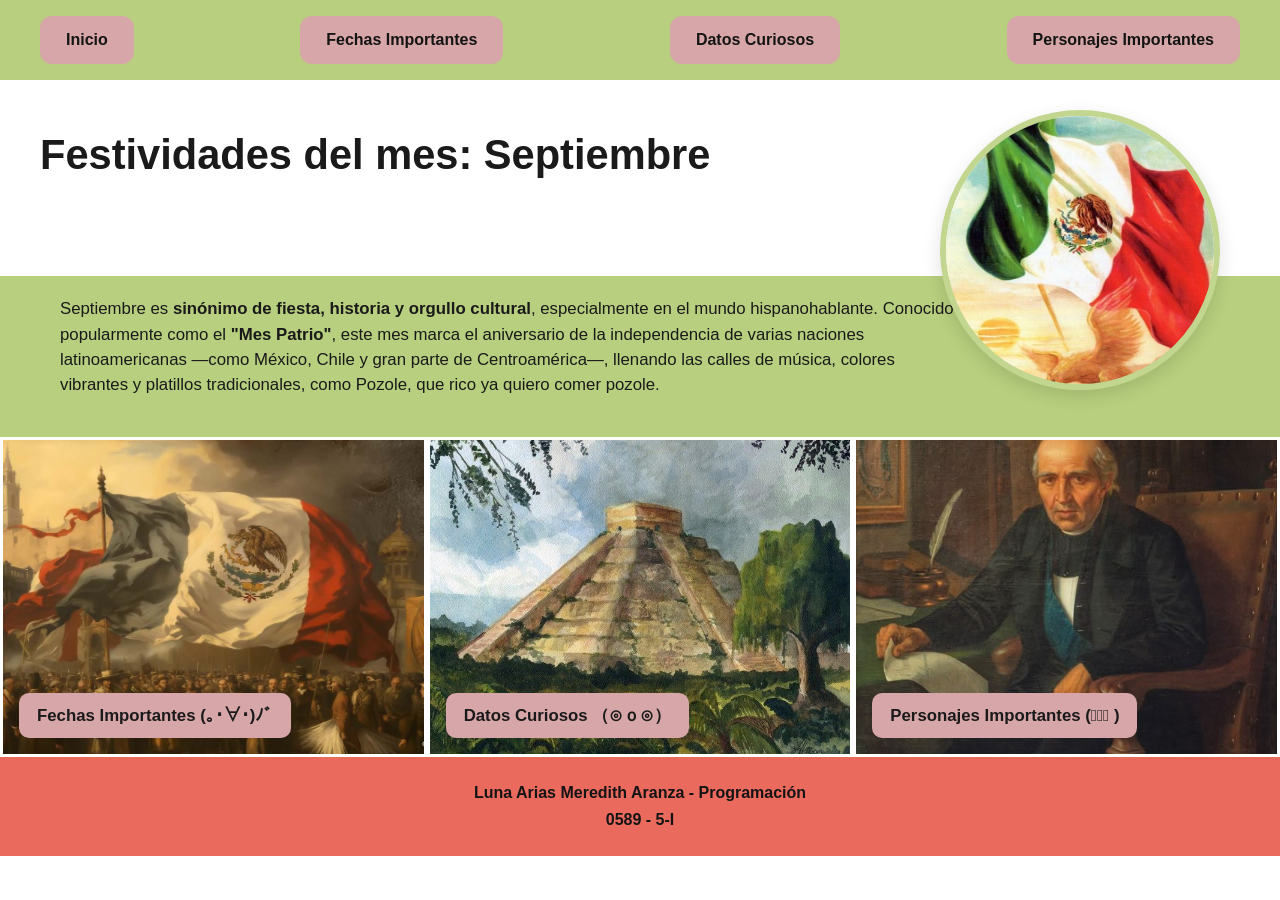
<file: index.html>
<!DOCTYPE html>
<html lang="es">
<head>
<meta charset="UTF-8">
<meta name="viewport" content="width=device-width, initial-scale=1.0">
<title>Festividades del mes: Septiembre</title>
<link rel="stylesheet" href="style.css">
</head>
<body>

<nav class="navbar">
  <a class="nav-btn" href="index.html">Inicio</a>
  <a class="nav-btn" href="fechasimportantes.html">Fechas Importantes</a>
  <a class="nav-btn" href="datoscuriosos.html">Datos Curiosos</a>
  <a class="nav-btn" href="personajesimportantes.html">Personajes Importantes</a>
</nav>

<header class="hero">
  <h1>Festividades del mes: Septiembre</h1>
  <div class="hero-photo">
    <img src="banderademexico.jpg" alt="Ángel de la Independencia, Ciudad de México">
  </div>
</header>
  
<!--Esta card de sección es para hacer el banner principal donde hablo de lo que hacemos este mes, donde doy un poco de contexto acerca del mes-->
  
<section class="intro-band">
  <p>Septiembre es <b>sinónimo de fiesta, historia y orgullo cultural</b>, especialmente en el mundo hispanohablante.
  Conocido popularmente como el <b>"Mes Patrio"</b>, este mes marca el aniversario de la independencia de varias
  naciones latinoamericanas —como México, Chile y gran parte de Centroamérica—, llenando las calles de música,
  colores vibrantes y platillos tradicionales, como Pozole, que rico ya quiero comer pozole.</p>
</section>


<!--Aquí utilizo estas cards para almacenar mis cubitos donde se presentan mis tres temas principales, que también son links a la página indicada-->
  
<section class="card-row">
  <a class="card-link" href="fechasimportantes.html">
    <img src="independencia.jpg" alt="Bandera de México">
    <span class="card-label">Fechas Importantes (｡･∀･)ﾉﾞ</span>
  </a>
  <a class="card-link" href="datoscuriosos.html">
    <img src="cholula.jpg" alt="Pirámide de Chichén Itzá">
    <span class="card-label">Datos Curiosos （⊙ｏ⊙）</span>
  </a>
  <a class="card-link" href="personajesimportantes.html">
    <img src="hidalgo.jpg" alt="Miguel Hidalgo y Costilla">
    <span class="card-label">Personajes Importantes (ﾟヮﾟ )</span>
  </a>
</section>

<footer class="footer">
  Luna Arias Meredith Aranza - Programación<br>
  0589 - 5-I
</footer>

</body>
</html>
</file>
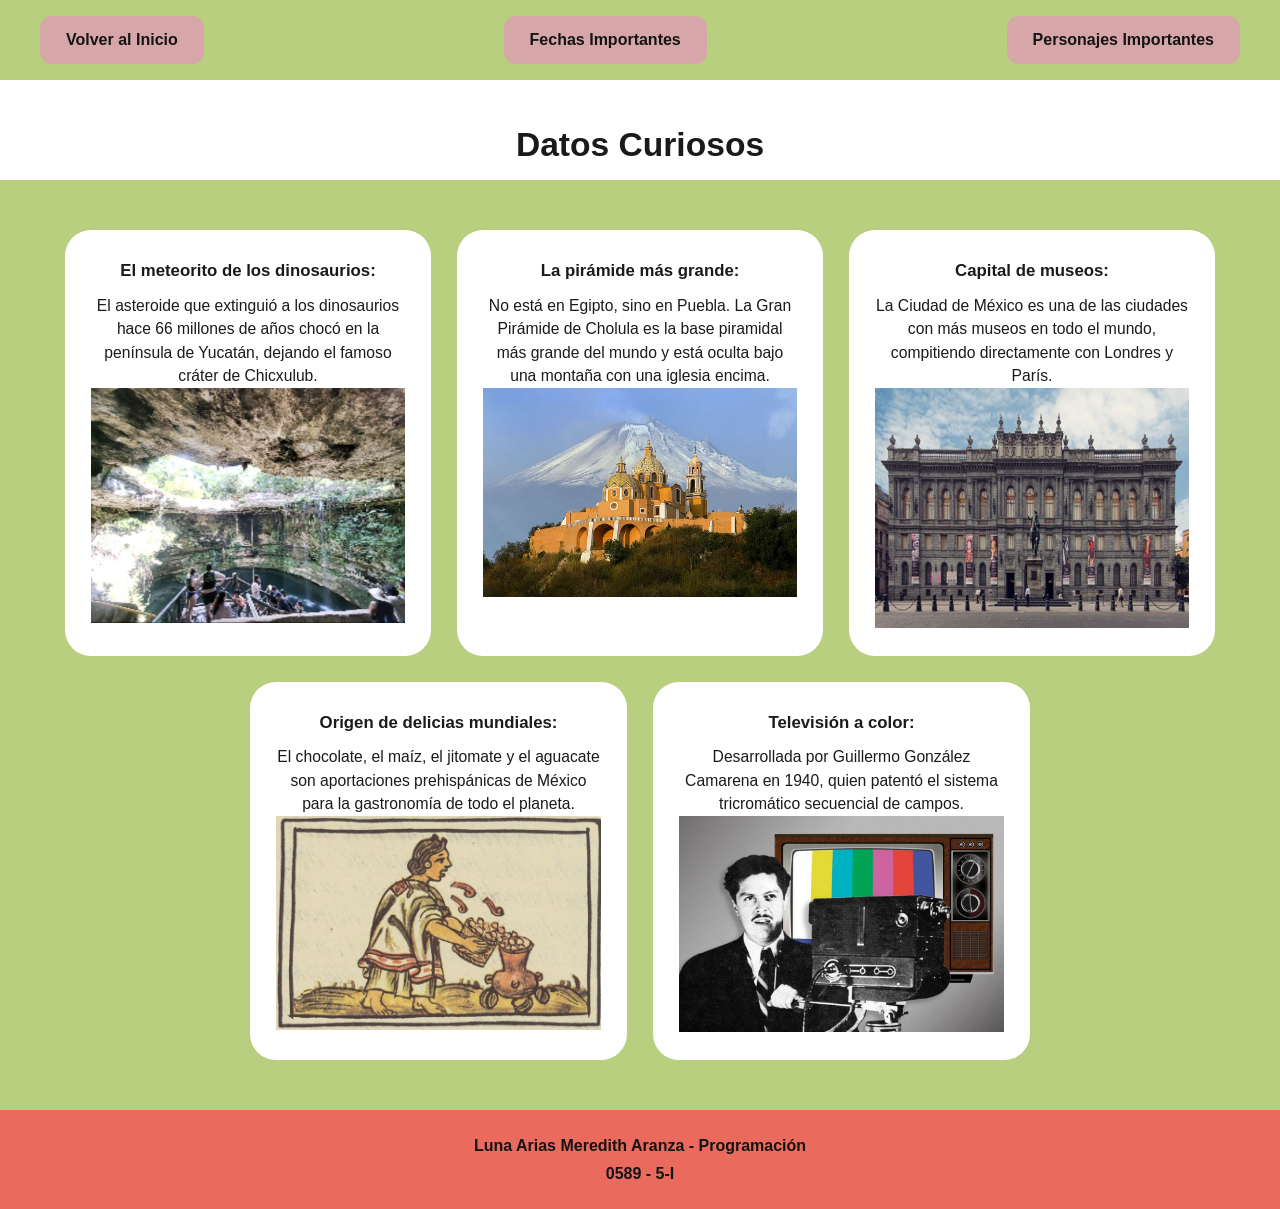
<file: datoscuriosos.html>
<!DOCTYPE html>
<html lang="es">
<head>
<meta charset="UTF-8">
<meta name="viewport" content="width=device-width, initial-scale=1.0">
<title>Datos Curiosos - Septiembre</title>
<link rel="stylesheet" href="style.css">
</head>
<body>

<nav class="navbar">
  <a class="nav-btn" href="index.html">Volver al Inicio</a>
  <a class="nav-btn" href="fechasimportantes.html">Fechas Importantes</a>
  <a class="nav-btn" href="personajesimportantes.html">Personajes Importantes</a>
</nav>

<!--Aquí el título tiene su propia clase, pero tambien esta centrado directamente aquí-->
<h1 class="page-title" style="text-align:center; margin: 40px auto 10px;">Datos Curiosos</h1>


<!--Uso una sección grande para almacenar pequeñas divisiones que almacenan texto y una imagen, que se ajusta según el tamaño del recuadro-->
<section class="datos-band">
  <div class="datos-grid">
    <div class="dato-card">
      <b>El meteorito de los dinosaurios:</b>
      El asteroide que extinguió a los dinosaurios hace 66 millones de años chocó en la península de Yucatán, dejando el famoso cráter de Chicxulub.
      <img src="dinosaurios.jpg">
    </div>
    <div class="dato-card">
      <b>La pirámide más grande:</b>
      No está en Egipto, sino en Puebla. La Gran Pirámide de Cholula es la base piramidal más grande del mundo y está oculta bajo una montaña con una iglesia encima.
      <img src="cholulapiramide.jpg">
    </div>
    <div class="dato-card">
      <b>Capital de museos:</b>
      La Ciudad de México es una de las ciudades con más museos en todo el mundo, compitiendo directamente con Londres y París.
      <img src="museodearte.jpg">
    </div>
  </div>

  <!--Lo divido en segunda fila porque la primera solo almacena 3 cuadritos, ese es el límite que también está específicado en CSS-->
  <div class="datos-grid segunda-fila">
    <div class="dato-card">
      <b>Origen de delicias mundiales:</b>
      El chocolate, el maíz, el jitomate y el aguacate son aportaciones prehispánicas de México para la gastronomía de todo el planeta.
      <img src="comidaazteca.jpg">
    </div>
    <div class="dato-card">
      <b>Televisión a color:</b>
      Desarrollada por Guillermo González Camarena en 1940, quien patentó el sistema tricromático secuencial de campos.
      <img src="guillermogonzalezcamarena.jpg">
    </div>
  </div>
</section>

<footer class="footer">
  Luna Arias Meredith Aranza - Programación<br>
  0589 - 5-I
</footer>

</body>
</html>
</file>
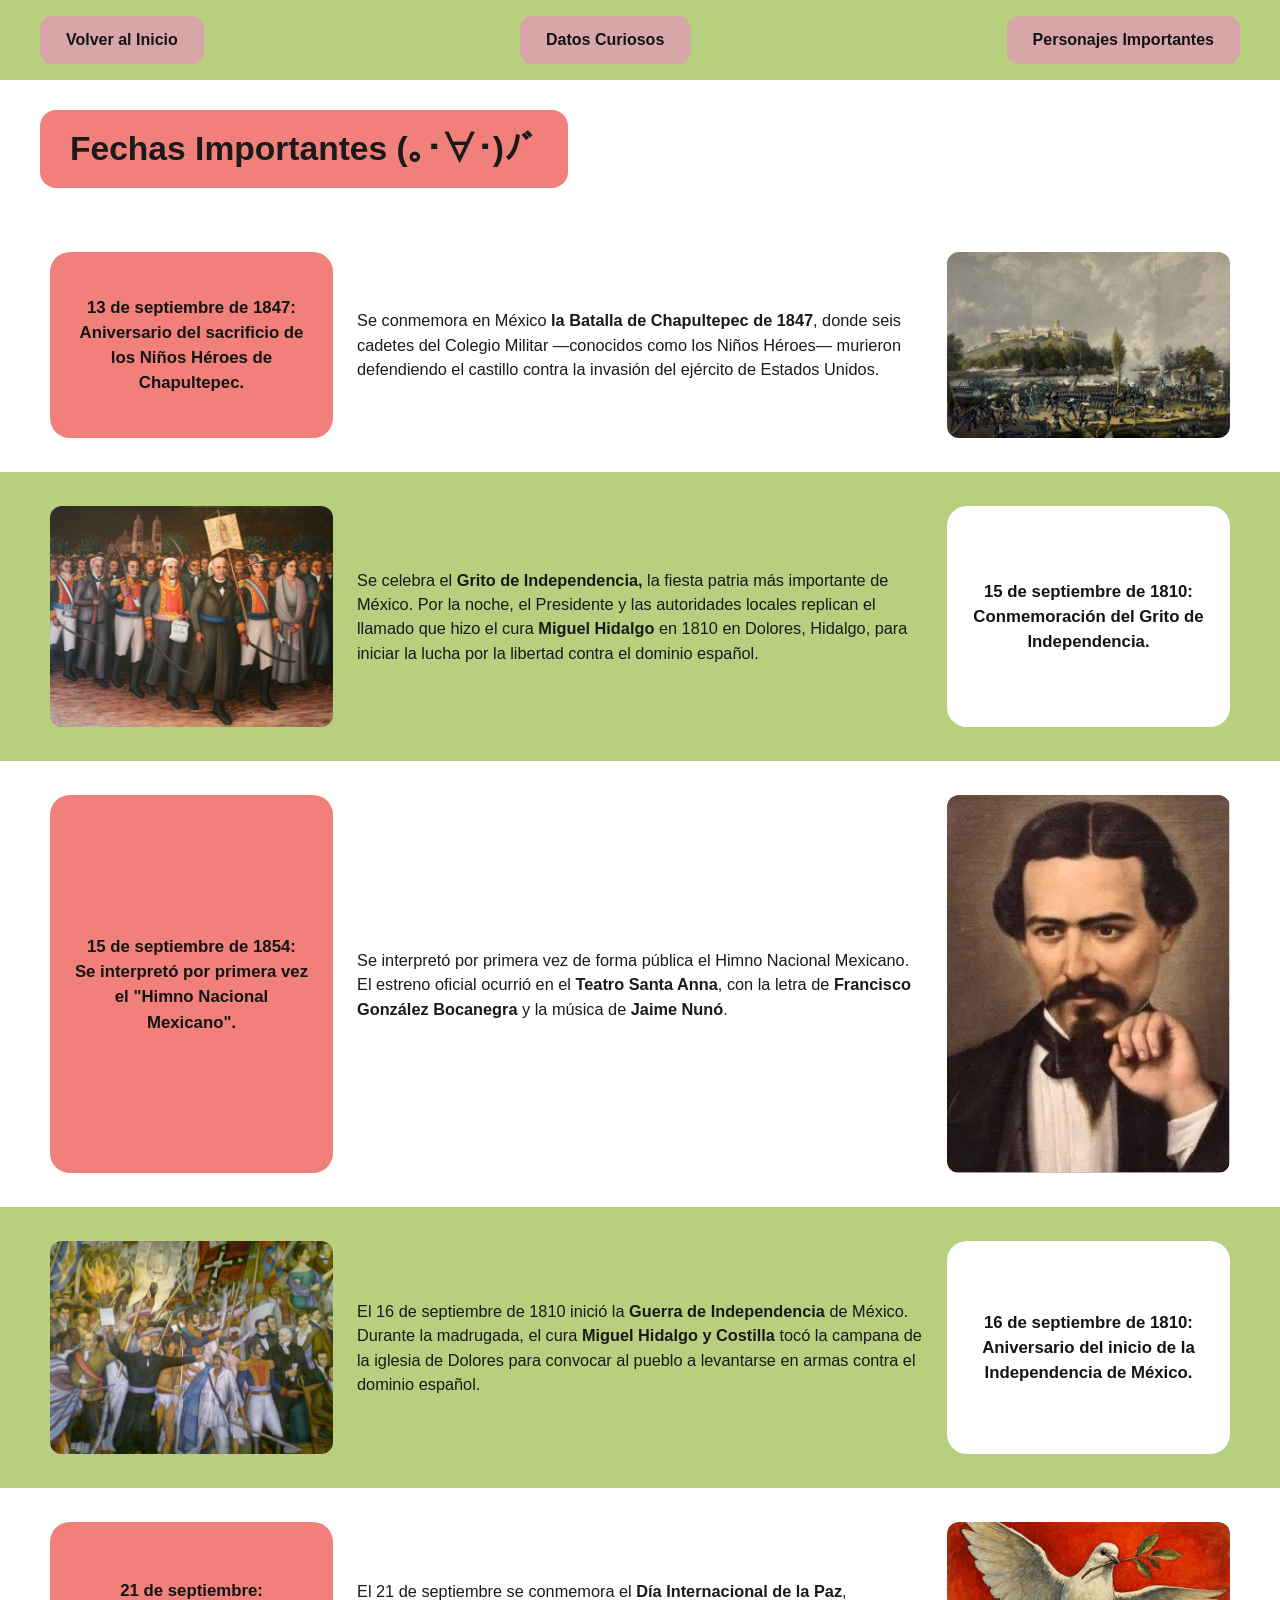
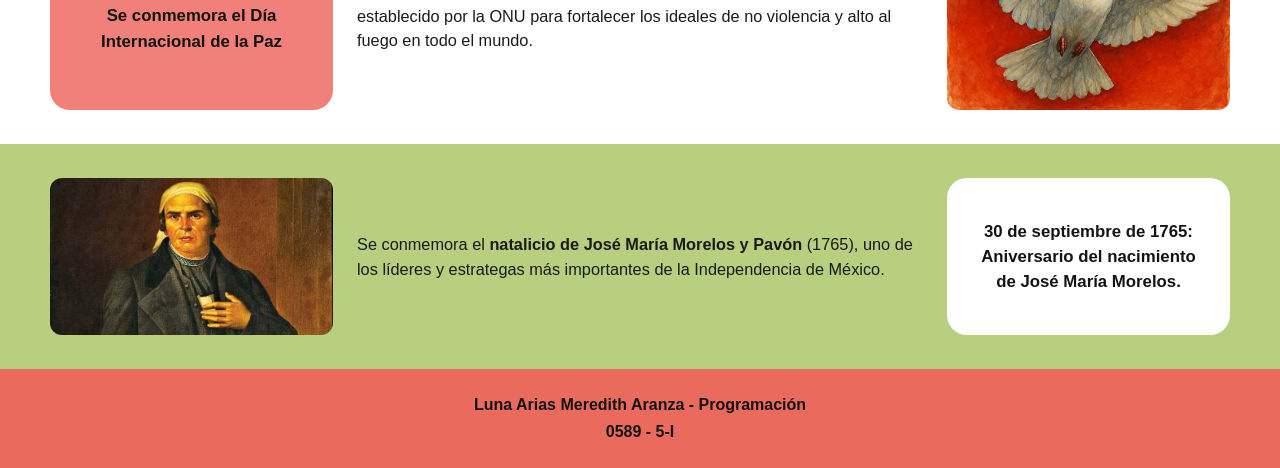
<file: fechasimportantes.html>
<!DOCTYPE html>
<html lang="es">
<head>
<meta charset="UTF-8">
<meta name="viewport" content="width=device-width, initial-scale=1.0">
<title>Fechas Importantes - Septiembre</title>
<link rel="stylesheet" href="style.css">
</head>
<body>

<!--Esta es mi barra de navegación, es simple porque todo se hace con CSS-->
  
<nav class="navbar">
  <a class="nav-btn" href="index.html">Volver al Inicio</a>
  <a class="nav-btn" href="datoscuriosos.html">Datos Curiosos</a>
  <a class="nav-btn" href="personajesimportantes.html">Personajes Importantes</a>
</nav>

<!--Utilizo clases para darle sus propios atributos a cada una de las cosas que yo quiera sin tener que cambiar todas las etiquetas a las que correspondan-->
<h1 class="page-title banner">Fechas Importantes (｡･∀･)ﾉﾞ</h1>

<!--Uso mayormente sections y divs para hacer más dinámico mi espacio y poder tener un mejor control del texto e imagenes-->
<section class="fecha-row">
  <div class="fecha-date">13 de septiembre de 1847:<br>Aniversario del sacrificio de los Niños Héroes de Chapultepec.</div>
  <div class="fecha-desc">Se conmemora en México <b>la Batalla de Chapultepec de 1847</b>, donde seis cadetes del Colegio Militar —conocidos como los Niños Héroes— murieron defendiendo el castillo contra la invasión del ejército de Estados Unidos.</div>
  <div class="fecha-img"><img src="chapultepec.jpg" alt="Batalla de Chapultepec, pintura de James Walker"></div>
</section>

<section class="fecha-row alt">
  <div class="fecha-img"><img src="grito.jpg" alt="Miguel Hidalgo con el estandarte de la Virgen de Guadalupe"></div>
  <div class="fecha-desc">Se celebra el <b>Grito de Independencia,</b> la fiesta patria más importante de México. Por la noche, el Presidente y las autoridades locales replican el llamado que hizo el cura <b>Miguel Hidalgo</b> en 1810 en Dolores, Hidalgo, para iniciar la lucha por la libertad contra el dominio español.</div>
  <div class="fecha-date">15 de septiembre de 1810:<br>Conmemoración del Grito de Independencia.</div>
</section>

<section class="fecha-row">
  <div class="fecha-date">15 de septiembre de 1854:<br>Se interpretó por primera vez el "Himno Nacional Mexicano".</div>
  <div class="fecha-desc">Se interpretó por primera vez de forma pública el Himno Nacional Mexicano. El estreno oficial ocurrió en el <b>Teatro Santa Anna</b>, con la letra de <b>Francisco González Bocanegra</b> y la música de <b>Jaime Nunó</b>.</div>
  <div class="fecha-img"><img src="franciscogonzalezbocanegra.jpg" alt="Jaime Nunó, compositor del Himno Nacional Mexicano"></div>
</section>

<section class="fecha-row alt">
  <div class="fecha-img"><img src="guerra.jpg" alt="Miguel Hidalgo y Costilla"></div>
  <div class="fecha-desc">El 16 de septiembre de 1810 inició la <b>Guerra de Independencia</b> de México. Durante la madrugada, el cura <b>Miguel Hidalgo y Costilla</b> tocó la campana de la iglesia de Dolores para convocar al pueblo a levantarse en armas contra el dominio español.</div>
  <div class="fecha-date">16 de septiembre de 1810:<br>Aniversario del inicio de la Independencia de México.</div>
</section>

<section class="fecha-row">
  <div class="fecha-date">21 de septiembre:<br>Se conmemora el Día Internacional de la Paz</div>
  <div class="fecha-desc">El 21 de septiembre se conmemora el <b>Día Internacional de la Paz</b>, establecido por la ONU para fortalecer los ideales de no violencia y alto al fuego en todo el mundo.</div>
  <div class="fecha-img"><img src="paz.jpg" alt="Paloma de la paz"></div>
</section>

<section class="fecha-row alt">
  <div class="fecha-img"><img src="josemaria.jpg" alt="José María Morelos y Pavón"></div>
  <div class="fecha-desc">Se conmemora el <b>natalicio de José María Morelos y Pavón</b> (1765), uno de los líderes y estrategas más importantes de la Independencia de México.</div>
  <div class="fecha-date">30 de septiembre de 1765:<br>Aniversario del nacimiento de José María Morelos.</div>
</section>

<footer class="footer">
  Luna Arias Meredith Aranza - Programación<br>
  0589 - 5-I
</footer>

</body>
</html>
</file>
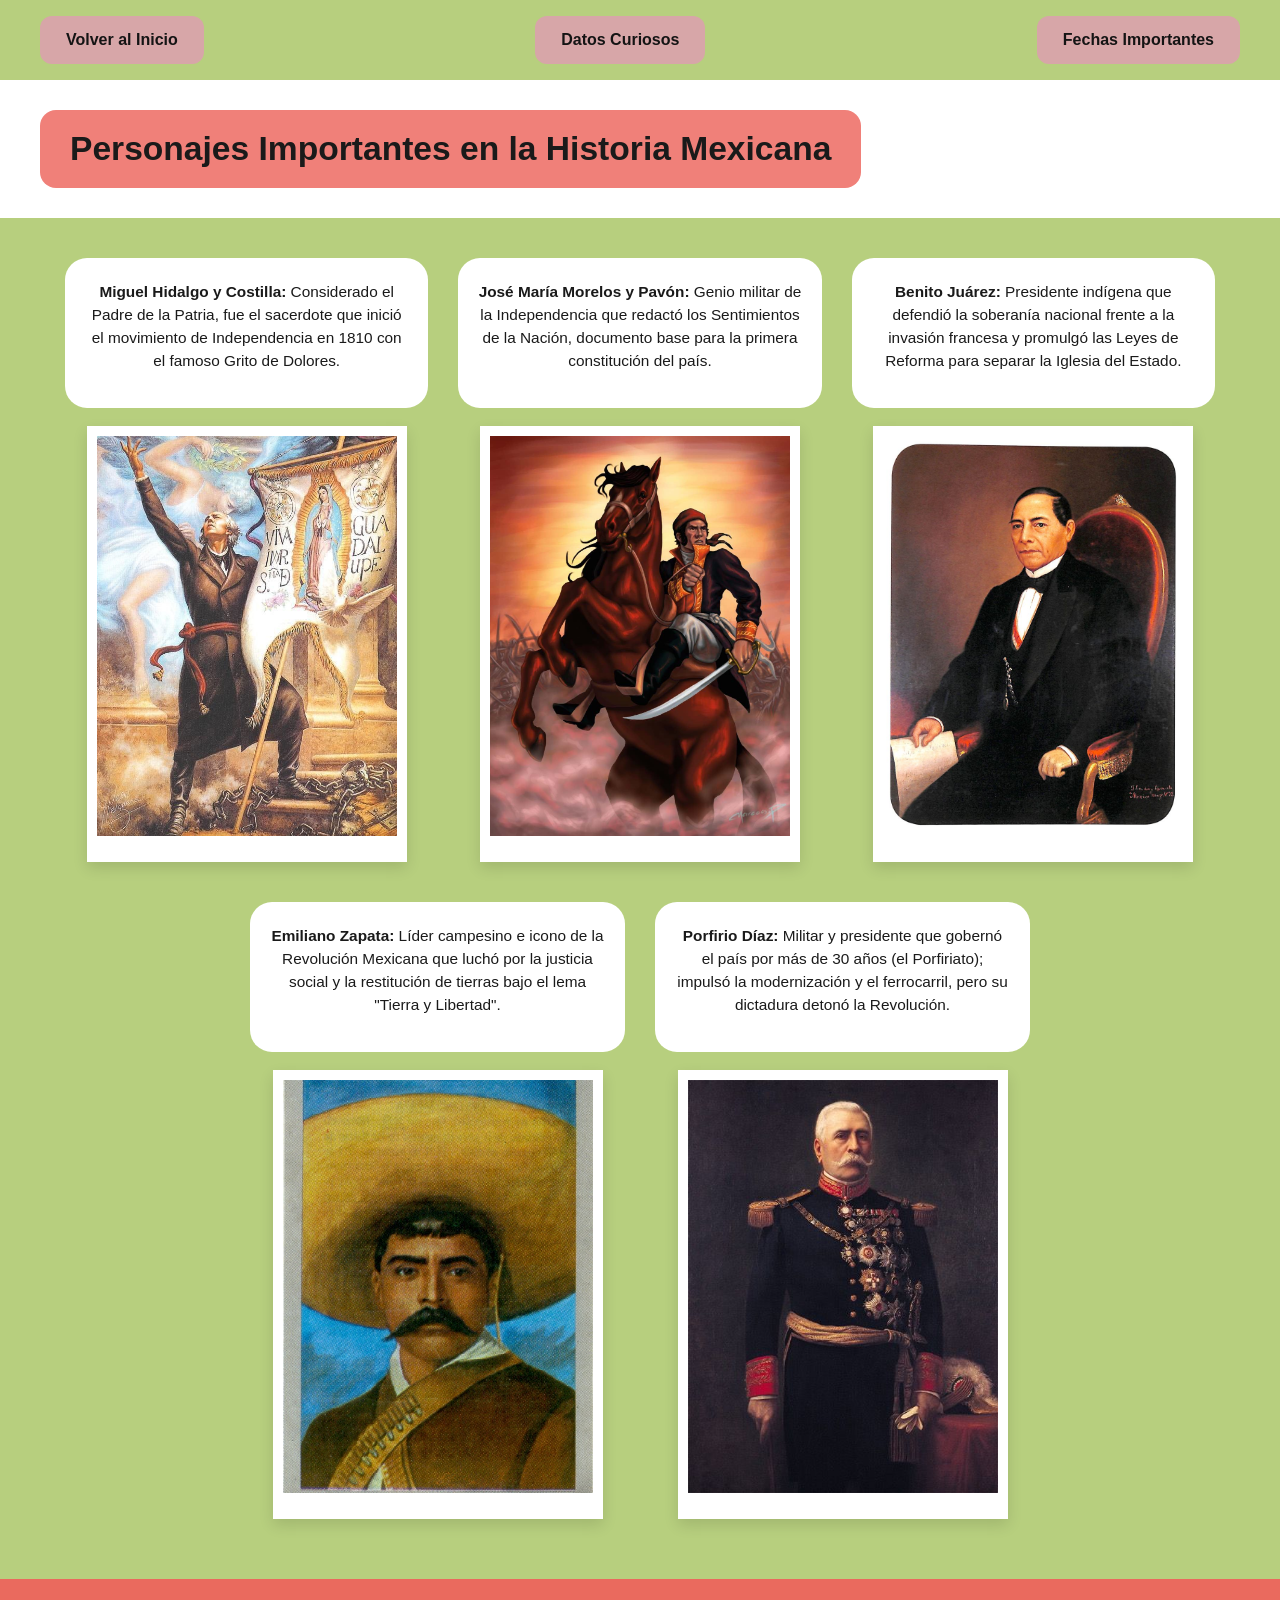
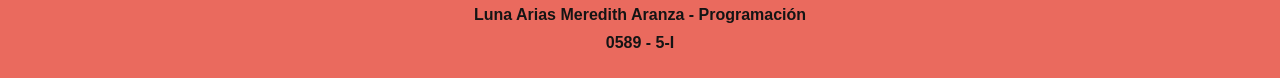
<file: personajesimportantes.html>
<!DOCTYPE html>
<html lang="es">
<head>
<meta charset="UTF-8">
<meta name="viewport" content="width=device-width, initial-scale=1.0">
<title>Personajes Importantes - Septiembre</title>
<link rel="stylesheet" href="style.css">
</head>
<body>

<nav class="navbar">
  <a class="nav-btn" href="index.html">Volver al Inicio</a>
  <a class="nav-btn" href="datoscuriosos.html">Datos Curiosos</a>
  <a class="nav-btn" href="fechasimportantes.html">Fechas Importantes</a>
</nav>

<h1 class="page-title banner">Personajes Importantes en la Historia Mexicana</h1>
<!--Los personajes igualmente están divididos en dos filas, la primera con 3 fotos y la segunda con 2 para que se vea centradito y ordenado.-->
<section class="personajes-band">
  <div class="personajes-grid">
    <div class="personaje-card">
      <div class="personaje-text"><b>Miguel Hidalgo y Costilla:</b>&nbsp;Considerado el Padre de la Patria, fue el sacerdote que inició el movimiento de Independencia en 1810 con el famoso Grito de Dolores.</div>
      <div class="polaroid"><img src="miguelhidalgo.jpg" alt="Miguel Hidalgo y Costilla"></div>
    </div>
    <div class="personaje-card">
      <div class="personaje-text"><b>José María Morelos y Pavón:</b>&nbsp;Genio militar de la Independencia que redactó los Sentimientos de la Nación, documento base para la primera constitución del país.</div>
      <div class="polaroid"><img src="josemariamorelos.jpg" alt="José María Morelos y Pavón"></div>
    </div>
    <div class="personaje-card">
      <div class="personaje-text"><b>Benito Juárez:</b>&nbsp;Presidente indígena que defendió la soberanía nacional frente a la invasión francesa y promulgó las Leyes de Reforma para separar la Iglesia del Estado.</div>
      <div class="polaroid"><img src="benitojuarez.jpg" alt="Benito Juárez"></div>
    </div>
  </div>

  <div class="personajes-grid segunda-fila">
    <div class="personaje-card">
      <div class="personaje-text"><b>Emiliano Zapata:</b>&nbsp;Líder campesino e icono de la Revolución Mexicana que luchó por la justicia social y la restitución de tierras bajo el lema "Tierra y Libertad".</div>
      <div class="polaroid"><img src="emilianozapata.jpg" alt="Emiliano Zapata"></div>
    </div>
    <div class="personaje-card">
      <div class="personaje-text"><b>Porfirio Díaz:</b>&nbsp;Militar y presidente que gobernó el país por más de 30 años (el Porfiriato); impulsó la modernización y el ferrocarril, pero su dictadura detonó la Revolución.</div>
      <div class="polaroid"><img src="porfiriodiaz.jpg" alt="Porfirio Díaz"></div>
    </div>
  </div>
</section>

<footer class="footer">
  Luna Arias Meredith Aranza - Programación<br>
  0589 - 5-I
</footer>

</body>
</html>
</file>
<file: style.css>
/* En este root almaceno exactamente todos los colores que uso, así no tengo que llamarlos uno por uno mediante el código hexadecimal. */
:root {
  --verde: #b7cf7e;
  --verde-suave: #c3d68f;
  --rosa: #d7a6a8;
  --rosa-hover: #cf9698;
  --coral: #f08079;
  --rojo-footer: #ea6a5e;
  --negro: #141414;
  --blanco: #ffffff;
  --texto: #1a1a1a;
  --sombra: rgba(0, 0, 0, 0.12);
}
/* Tamaño estándar de la caja principal de texto de todas las páginas. */
* {
  box-sizing: border-box;
}
/* Para que se deslice suavecito, no es importante, es más por gusto. */
html {
  scroll-behavior: smooth;
}

/* Específicaciones del body de cada página, todas tienen la misma fuente. */
body {
  margin: 0;
  font-family: "Poppins", sans-serif;
  color: var(--texto);
  background: var(--blanco);
  line-height: 1.5;
}

img {
  max-width: 100%;
  display: block;
}

a {
  text-decoration: none;
  color: inherit;
}

/* Esta es la barra de navegación horizontal, uso un justify para hacerla horizontal y un grid para hacer su separación pero que aún asi estén centradas. */
.navbar {
  background: var(--verde);
  display: flex;
  flex-wrap: wrap;
  align-items: center;
  justify-content: space-between;
  gap: 14px;
  padding: 16px 40px;
}
/* Lamentablemente el rosa, que le puse rosa pq es rosa, es usado como café en la página, porque se ve café LOL */
.nav-btn {
  background: var(--rosa);
  color: var(--negro);
  font-weight: 700;
  font-size: 1rem;
  padding: 12px 26px;
  border-radius: 12px;
  border: none;
  cursor: pointer;
  transition: background 0.15s ease, transform 0.15s ease;
  white-space: nowrap;
}

/* Aquí solo es el hoover de cada botón del navbar, cuando se presiona sube un poquito, por eso el -1px de la posición Y, sube un píxel. */
.nav-btn:hover,
.nav-btn:focus-visible {
  background: var(--rosa-hover);
  transform: translateY(-1px);
}

.nav-btn:focus-visible {
  outline: 3px solid var(--negro);
  outline-offset: 2px;
}

.footer {
  background: var(--rojo-footer);
  color: var(--negro);
  text-align: center;
  font-weight: 700;
  padding: 22px 20px;
  line-height: 1.7;
}


/* Hero es el banner de la página principal, la photo es donde se almacena la imagen redondita del index. */
.hero {
  position: relative;
  padding: 44px 40px 90px;
  background: var(--blanco);
}

.hero h1 {
  font-size: 2.6rem;
  margin: 0;
  max-width: 780px;
}

.hero-photo {
  position: absolute;
  top: 30px;
  right: 60px;
  width: 280px;
  height: 280px;
  border-radius: 50%;
  overflow: hidden;
  border: 6px solid var(--verde-suave);
  box-shadow:0 6px 18px  var(--sombra);
}

.hero-photo img {
  width: 200%;
  height: 100%;
  object-fit: cover;
}

/* Es el recuadro de texto donde viene el titulo y la descripción del mes. */
.intro-band {
  background: var(--verde);
  padding: 90px 60px 40px;
  margin-top: -70px;
}

.intro-band p {
  max-width: 900px;
  margin: 0;
  font-size: 1.05rem;
}

/*Son las específicaciones de cada una de las cartas (divs) que se usan dentro de las páginas. */
.card-row {
  display: grid;
  grid-template-columns: repeat(3, 1fr);
  gap: 0;
}

.card-link {
  position: relative;
  display: block;
  aspect-ratio: 4 / 3;
  overflow: hidden;
  border: 3px solid var(--blanco);
}

.card-link img {
  width: 100%;
  height: 100%;
  object-fit: cover;
  transition: transform 0.3s ease;
}

.card-link:hover img {
  transform: scale(1.05);
}

.card-label {
  position: absolute;
  left: 16px;
  bottom: 16px;
  background: var(--rosa);
  padding: 10px 18px;
  border-radius: 10px;
  font-weight: 700;
  font-size: 1.05rem;
}

/* Modelos de título de todas las páginas. */

.page-title {
  font-size: 2.1rem;
  font-weight: 800;
  margin: 30px 40px;
}

.page-title.banner {
  display: inline-block;
  background: var(--coral);
  padding: 14px 30px;
  border-radius: 16px;
  margin: 30px 40px;
}

/* Es donde se acomodan todos los recuadros minis de la página de fechas, como son mucho más pequeños que los normales y tienen que ser de colores intercalados, hice una clase aparte. */

.fecha-row {
  display: grid;
  grid-template-columns: 1fr 2fr 1fr;
  align-items: stretch;
  gap: 24px;
  padding: 34px 50px;
}

.fecha-row.alt {
  background: var(--verde);
}

/* Esto es el texto que va dentro de los recuadros de fecha. */
.fecha-date {
  background: var(--coral);
  color: var(--negro);
  border-radius: 20px;
  padding: 24px;
  display: flex;
  align-items: center;
  justify-content: center;
  text-align: center;
  font-weight: 700;
  font-size: 1.05rem;
}

/* Aquí alterna el color del fondo según la columna donde se encuentra. */
.fecha-row.alt .fecha-date {
  background: var(--blanco);
  order: 3;
}

.fecha-desc {
  align-self: center;
  font-size: 1.02rem;
}

.fecha-row.alt .fecha-desc {
  order: 2;
}

.fecha-img {
  border-radius: 12px;
  overflow: hidden;
  min-height: 140px;
}

.fecha-row.alt .fecha-img {
  order: 1;
}

.fecha-img img {
  width: 100%;
  height: 100%;
  object-fit: cover;
}

.fecha-desc b {
  font-weight: 700;
}

/* Estos son los recuadros donde van los datos curiosos y las imagenes. Se dividen en filas, van 3 datos arriba y 2 debajo. */
.datos-band {
  background: var(--verde);
  padding: 50px 60px;
}

.datos-grid {
  display: grid;
  grid-template-columns: repeat(3, 1fr);
  gap: 26px;
  max-width: 1150px;
  margin: 0 auto;
}

.datos-grid.segunda-fila {
  grid-template-columns: repeat(2, 1fr);
  max-width: 780px;
  margin: 26px auto 0;
}

.dato-card {
  background: var(--blanco);
  border-radius: 26px;
  padding: 28px 26px;
  text-align: center;
  font-size: 0.98rem;
}

.dato-card b {
  display: block;
  margin-bottom: 10px;
  font-size: 1.05rem;
}


/* Este es el punto donde se encuentran los diseños que las photocards de los personajes, son como fotos tipo polaroid que se ajustan al tamaño de la imagen. */

.personajes-band {
  background: var(--verde);
  padding: 40px 60px 60px;
}

.personajes-grid {
  display: grid;
  grid-template-columns: repeat(3, 1fr);
  gap: 30px;
  max-width: 1150px;
  margin: 0 auto;
}

.personajes-grid.segunda-fila {
  grid-template-columns: repeat(2, 1fr);
  max-width: 780px;
  margin: 40px auto 0;
}

.personaje-card {
  display: flex;
  flex-direction: column;
  align-items: center;
  gap: 18px;
}

.personaje-text {
  background: var(--blanco);
  border-radius: 22px;
  padding: 22px 20px;
  text-align: center;
  font-size: 0.96rem;
  min-height: 150px;
  
  align-items: center;
}

.personaje-text b {
  font-weight: 700;
}

/* Este es el diseño polaroid, son fotos con fondo blanco ajustable, y una mini sombra, que no se ve tanto. Se pueden ajustar los object-fit para que la imagen quede de otra manera, con el cover, la imagen busca curbrir la mayoría de la superficie blanca. */
.polaroid {
  background: var(--blanco);
  padding: 10px 10px 26px;
  box-shadow: 0 6px 14px var(--sombra);
  width: 88%;
}

.polaroid img {
  width: 100%;
  aspect-ratio: 3 / 4;
  object-fit: cover;
}
</file>
